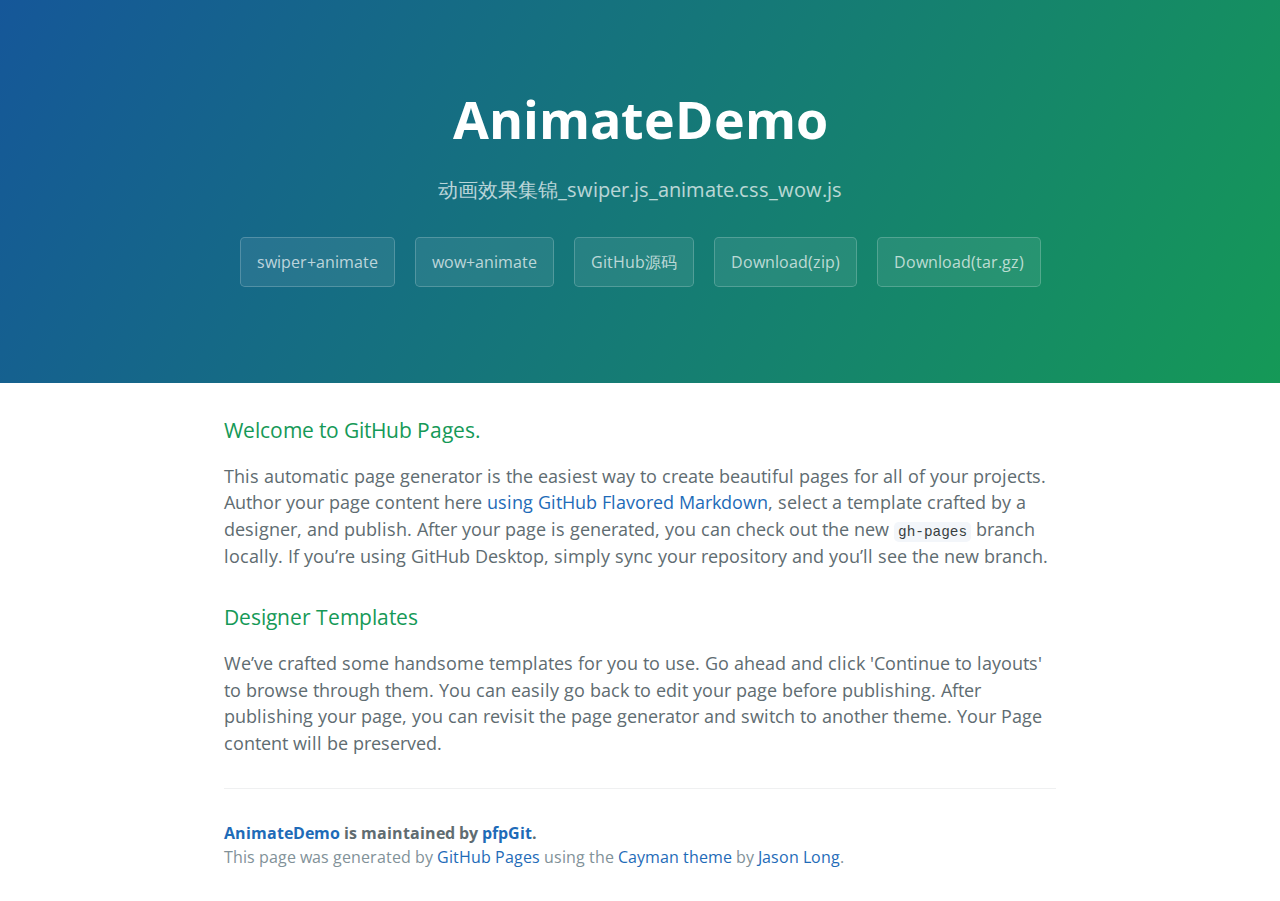
<file: index.html>
<!DOCTYPE html>
<html lang="en-us">
<head>
<meta charset="UTF-8"/>
<title>AnimateDemo by pfpGit</title>
<meta name="viewport" content="width=device-width, initial-scale=1"/>
<link rel="stylesheet" type="text/css" href="stylesheets/normalize.css" media="screen"/>
<link href="https://fonts.googleapis.com/css?family=Open+Sans:400,700" rel="stylesheet" type="text/css"/>
<link rel="stylesheet" type="text/css" href="stylesheets/stylesheet.css" media="screen"/>
<link rel="stylesheet" type="text/css" href="stylesheets/github-light.css" media="screen"/>
</head>
<body>
	
<section class="page-header">
	<h1 class="project-name">AnimateDemo</h1>
	<h2 class="project-tagline">动画效果集锦_swiper.js_animate.css_wow.js</h2>
	<a href="mmt_demo/index.html" target="_blank" class="btn">swiper+animate</a>
	<a href="srcAnimate/index.html" target="_blank" class="btn">wow+animate</a>
	<a href="https://github.com/pfpGit/animateDemo" target="_blank" class="btn">GitHub源码</a>
	<a href="https://github.com/pfpGit/animateDemo/zipball/master" class="btn">Download(zip)</a>
	<a href="https://github.com/pfpGit/animateDemo/tarball/master" class="btn">Download(tar.gz)</a>
</section>

<section class="main-content">
<h3><a id="welcome-to-github-pages" class="anchor" href="#welcome-to-github-pages" aria-hidden="true"><span aria-hidden="true" class="octicon octicon-link"></span></a>Welcome to GitHub Pages.</h3>
<p>
	This automatic page generator is the easiest way to create beautiful pages for all of your projects. Author your page content here <a href="https://guides.github.com/features/mastering-markdown/">using GitHub Flavored Markdown</a>, select a template crafted by a designer, and publish. After your page is generated, you can check out the new <code>gh-pages</code> branch locally. If you’re using GitHub Desktop, simply sync your repository and you’ll see the new branch.
</p>
<h3><a id="designer-templates" class="anchor" href="#designer-templates" aria-hidden="true"><span aria-hidden="true" class="octicon octicon-link"></span></a>Designer Templates</h3>
<p>
	We’ve crafted some handsome templates for you to use. Go ahead and click 'Continue to layouts' to browse through them. You can easily go back to edit your page before publishing. After publishing your page, you can revisit the page generator and switch to another theme. Your Page content will be preserved.
</p>


<footer class="site-footer">
	<span class="site-footer-owner"><a href="https://github.com/pfpGit/animateDemo">AnimateDemo</a> is maintained by <a href="https://github.com/pfpGit">pfpGit</a>.</span>
	<span class="site-footer-credits">This page was generated by <a href="https://pages.github.com">GitHub Pages</a> using the <a href="https://github.com/jasonlong/cayman-theme">Cayman theme</a> by <a href="https://twitter.com/jasonlong">Jason Long</a>.</span>
</footer>
</section>
</body>
</html>
</file>
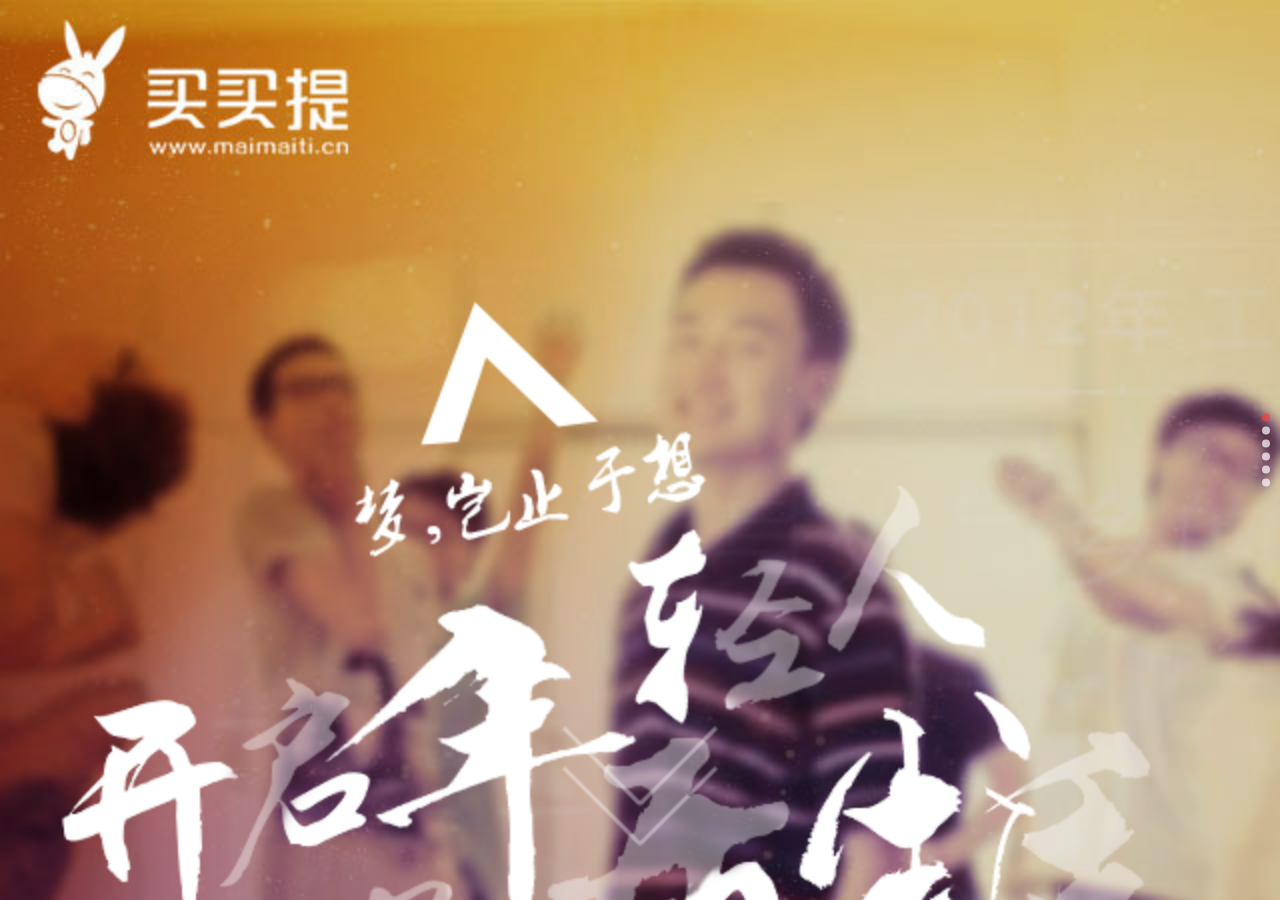
<file: mmt_demo/index.html>
<!DOCTYPE html>
<html>
<head>
<meta http-equiv="Content-Type" content="text/html; charset=utf-8" />
<title>买买提_新手引导</title>
<meta name='viewport' content='width=device-width, initial-scale=1.0, maximum-scale=1.0'/>
<link rel="stylesheet" href="css/swiper.min.css">
<link rel="stylesheet" href="css/animate.min.css">
<script src="js/swiper.min.js"></script>
<script src="js/swiper.animate.min.js"></script>
<style type="text/css">
	*{padding: 0;margin: 0;}
	html,body{height:100%;}
	body{font-family:"microsoft yahei";}
	.swiper-container {width: 100%;height: 100%;}  
	.swiper-pagination-bullet{background:white;opacity: 0.7;}
	.swiper-pagination-bullet-active{background:#F44336;}
	.arrow{z-index: 999;-webkit-animation: start 1.5s infinite ease-in-out;position: absolute; bottom:6%; left:50%;margin-left: -6.1%;width: 12.1875%;}
	@-webkit-keyframes start{
		0 {margin-bottom: 0;opacity: 0;}
		100% {margin-bottom: -10px;opacity: 1;}
	}
	.swiper-slide{width:100%;height:100%;}
	.m-guide1-a,.m-guide1-a:link,.m-guide1-a:active{text-decoration: none;color:white;font-size: 18px;display: block;width: 44%;padding:3.125% 0;margin:0 auto;text-align: center;border-radius: 30px;border:1px solid #fff;}
	.m-guide2-title{font-weight: normal;color:white;text-align: center;font-size: 21px;padding-top: 24.6%;}
	.slide2{background: url("images/m-guide6-bg.jpg") no-repeat left top;background-size: cover;}
	.slide1{background: url("images/m-guide-bg1.jpg") no-repeat left top;background-size: cover;}
	.slide{background: url("images/m-guide-bg2.jpg") no-repeat left top;background-size: cover;}
	
</style>
</head>

<body>
<div class="swiper-container">
    <div class="swiper-wrapper">
    	
        <section class="swiper-slide slide1">
        	<img src="images/m-guide1-1.png"  class="ani " style="width:100%;height:auto;z-index:1;" swiper-animate-effect="flipInY" swiper-animate-duration="0.5s" swiper-animate-delay="0.5s"  >
			<a href="" class="m-guide1-a ani"  swiper-animate-effect="bounceIn" swiper-animate-duration="0.5s" swiper-animate-delay="1.2s"  >立即开启</a>
        </section>
        
        <section class="swiper-slide slide">
        	<h1 class="m-guide2-title" style="padding-bottom: 19.5%;">产品优势</h1>
        	<img src="images/m-guide2-1.png"  class="ani " style="width:31.25%;height:auto;z-index:1;margin-left: 15%;margin-right: 7.6%;" swiper-animate-effect="bounceInLeft" swiper-animate-duration="0.5s" swiper-animate-delay="0.5s"  >
        	<img src="images/m-guide2-2.png"  class="ani " style="width:31.25%;height:auto;z-index:1;" swiper-animate-effect="bounceInRight" swiper-animate-duration="0.5s" swiper-animate-delay="0.5s"  >
        	<div style="margin-top: 7.6%;"></div>
        	<img src="images/m-guide2-3.png"  class="ani " style="width:31.25%;height:auto;z-index:1;margin-left: 15%;margin-right: 7.6%" swiper-animate-effect="bounceInLeft" swiper-animate-duration="0.5s" swiper-animate-delay="0.5s"  >
        	<img src="images/m-guide2-4.png"  class="ani " style="width:31.25%;height:auto;z-index:1;" swiper-animate-effect="bounceInRight" swiper-animate-duration="0.5s" swiper-animate-delay="0.5s"  >        	
        </section>
        
        <section class="swiper-slide slide">
        	<img src="images/m-guide3-1.png"  class="ani " style="width:100%;height:auto;z-index:1;" swiper-animate-effect="flipInY" swiper-animate-duration="0.5s" swiper-animate-delay="0.8s"  >        	       	
        	<img src="images/m-guide3-2.png"  class="ani " style="width:100%;height:auto;z-index:1;" swiper-animate-effect="fadeIn" swiper-animate-duration="0.5s" swiper-animate-delay="0.2s"  >        	       	       	
        </section>     
        
        <section class="swiper-slide slide">
        	<img src="images/m-guide4-1.png"  class="ani " style="width:100%;height:auto;z-index:1;" swiper-animate-effect="fadeIn" swiper-animate-duration="0.5s" swiper-animate-delay="0.5s"  >        	       	
        	<div style="position:relative;">
	        	<img src="images/m-guide4-2.png"  class="ani " style="width:100%;height:auto;z-index:1;" swiper-animate-effect="slideInLeft" swiper-animate-duration="0.5s" swiper-animate-delay="1s"  >        	       	
        		<img src="images/m-guide4-3.png"  class="ani " style="width:31.7%;height:auto;z-index:1;position:absolute;top:0;right:11.875%;" swiper-animate-effect="bounceInRight" swiper-animate-duration="0.5s" swiper-animate-delay="1.5s"  >        	       	       	
        	</div>
        </section>  
        
        <section class="swiper-slide slide" style="text-align: center;">
        	<img src="images/m-guide5-img.png"  class="ani " style="width:auto;height:100%;z-index:1;" swiper-animate-effect="fadeIn" swiper-animate-duration="0.5s" swiper-animate-delay="0.5s"  >        	       	
        	
        	<img src="images/m-guide5-1.png"  class="ani " style="width:32%;height:auto;z-index:2;position:absolute;top:14.87%;right:5%;" swiper-animate-effect="bounceInDown" swiper-animate-duration="0.5s" swiper-animate-delay="0.5s"  >        	       	
        	<img src="images/m-guide5-2.png"  class="ani " style="width:29%;height:auto;z-index:2;position:absolute;top:30%;left:4.5%;" swiper-animate-effect="bounceInDown" swiper-animate-duration="0.5s" swiper-animate-delay="1s"  >        	       	
        	<img src="images/m-guide5-3.png"  class="ani " style="width:31.4%;height:auto;z-index:2;position:absolute;top:41.64%;right:3.4%;" swiper-animate-effect="bounceInDown" swiper-animate-duration="0.5s" swiper-animate-delay="1.5s"  >        	       	
        	<img src="images/m-guide5-4.png"  class="ani " style="width:38.3%;height:auto;z-index:2;position:absolute;top:73.76%;left:39%;" swiper-animate-effect="bounceInRight" swiper-animate-duration=".5s" swiper-animate-delay="2s"  >        	       	
        </section>
        
        <section class="swiper-slide slide2">
        	<img src="images/m-guide6-1.png"  class="ani " style="width:100%;height:auto;z-index:1;" swiper-animate-effect="fadeInDown" swiper-animate-duration="0.5s" swiper-animate-delay="0.5s"  >        	       	
        	<img src="images/m-guide6-2.png"  class="ani " style="width:62.8%;height:auto;z-index:1;margin-left: 18.75%;margin-top: 9.7%;" swiper-animate-effect="flipInY" swiper-animate-duration="0.5s" swiper-animate-delay="1s"  >        	       	
        </section>
        
        
    </div>
    
   <img src="images/m-guide-arrow.png" id="array" class="arrow"> 
  <div class="swiper-pagination"></div>  
</div>


<script>  
	  
  var mySwiper = new Swiper ('.swiper-container', {
   direction : 'vertical',
   pagination: '.swiper-pagination',
   mousewheelControl : true,
   loop:true,
   onInit: function(swiper){
   swiperAnimateCache(swiper);
   swiperAnimate(swiper);
	  },
   onSlideChangeEnd: function(swiper){
	swiperAnimate(swiper);
    }	  
	   })         
  </script>
</body>
</html>
</file>
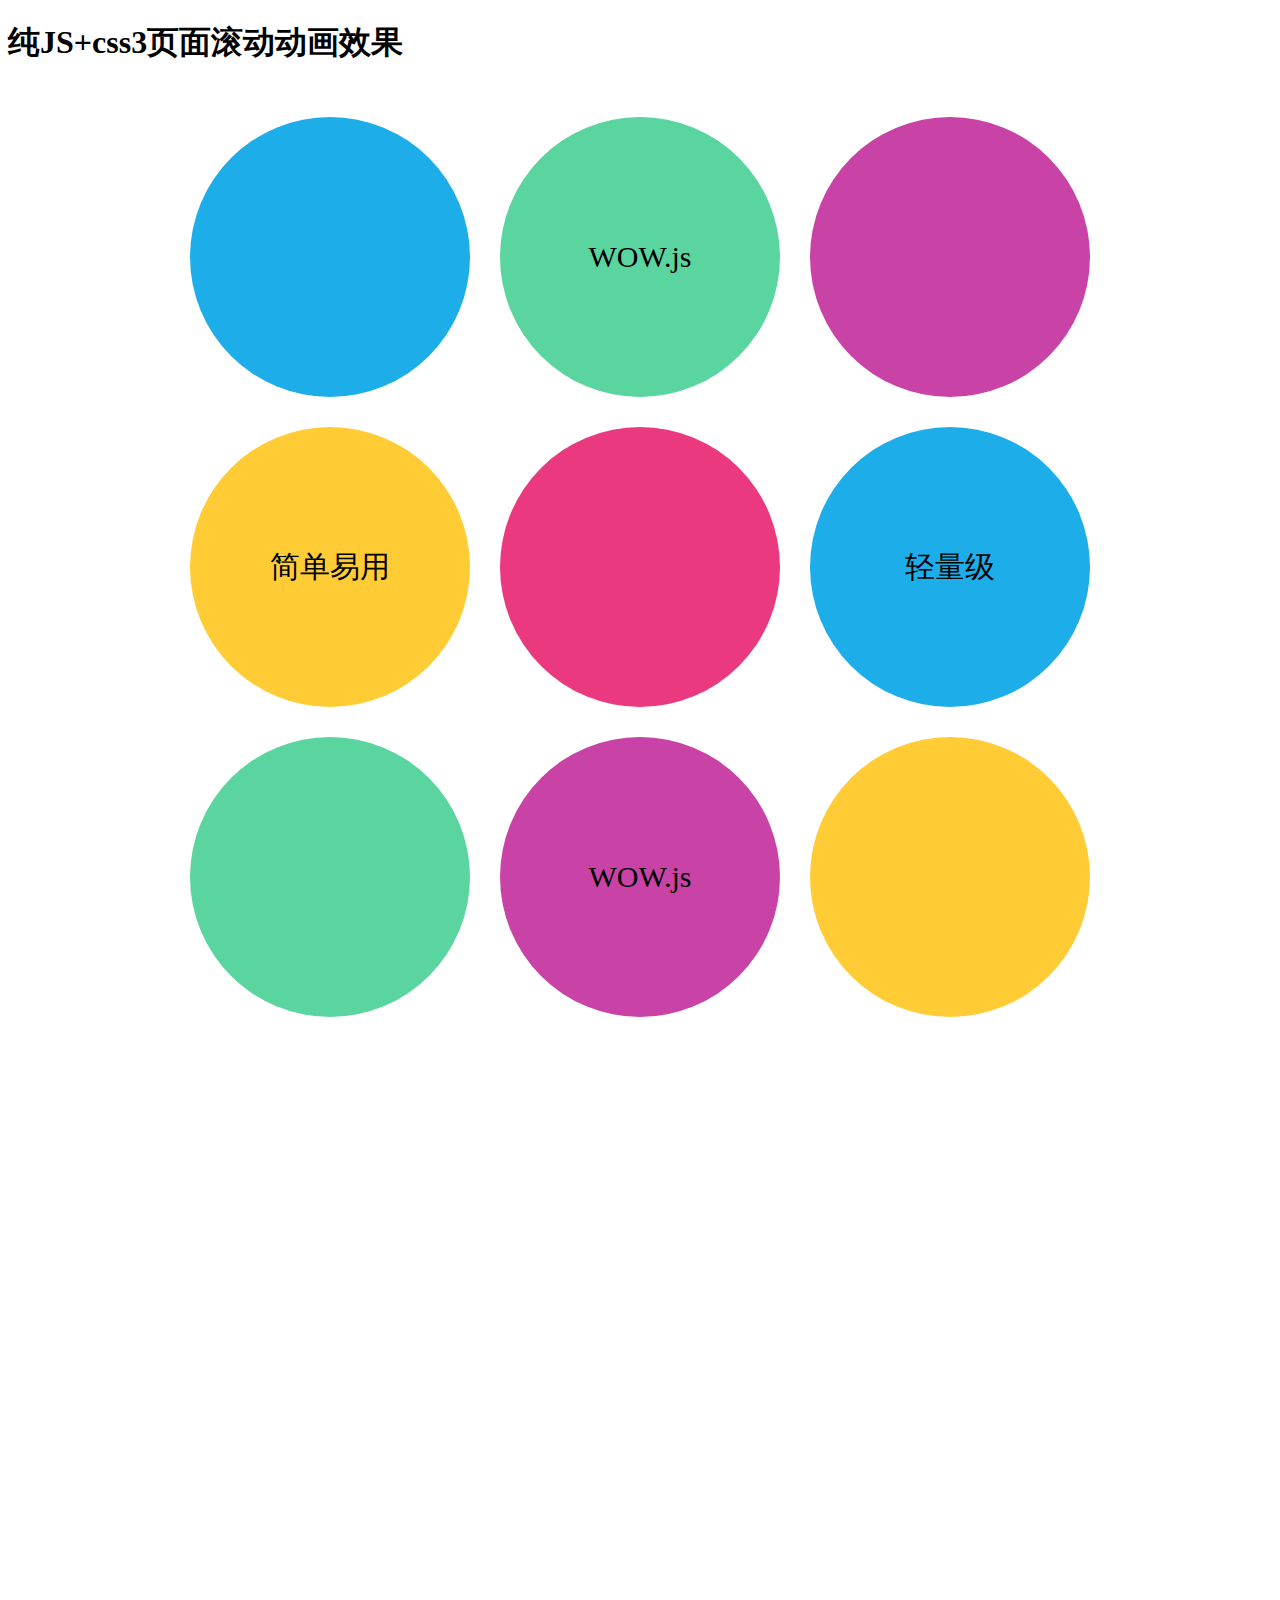
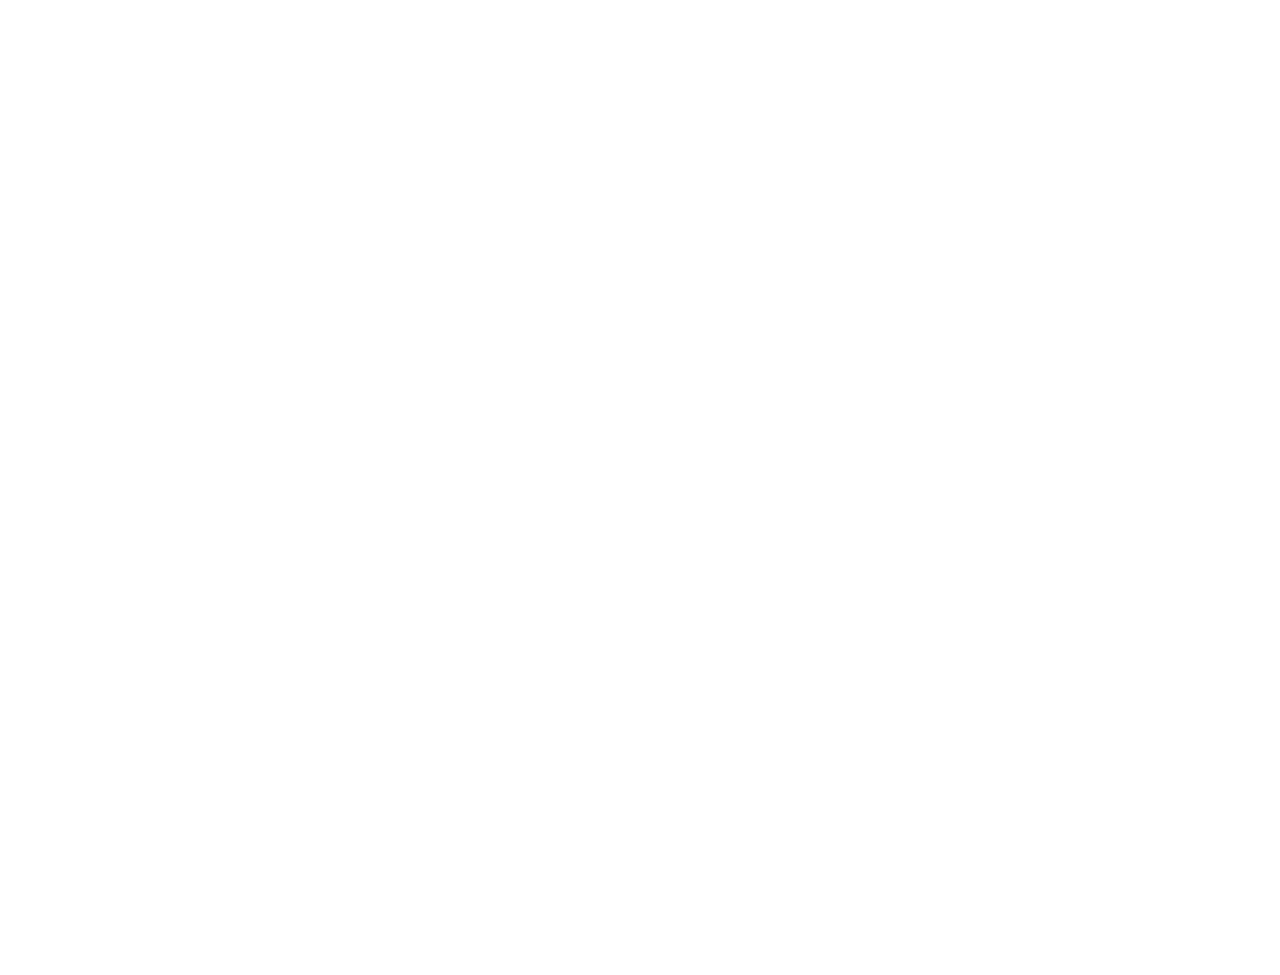
<file: srcAnimate/index.html>
<!DOCTYPE html>
<html>
<head>
<meta charset="UTF-8"/>
<title>纯JS+css3页面滚动动画效果代码 - 【paddy】</title>
<link rel="stylesheet" href="css/style.css">
<link rel="stylesheet" href="css/animate.css">
</head>
<body class="keBody">
	
<h1 class="keTitle">纯JS+css3页面滚动动画效果</h1>
<div class="kePublic">
	
<!--效果html开始-->
<div class="dowebok">
	<div class="row">
		<div class="wow rollIn bg-blue"></div>
		<div class="wow bounceInDown bg-green">WOW.js</div>
		<div class="wow lightSpeedIn bg-purple"></div>
	</div>

	<div class="row">
		<div class="wow rollIn bg-yellow" data-wow-delay="0.5s">简单易用</div>
		<div class="wow pulse bg-red" data-wow-iteration="5" data-wow-duration="0.15s"></div>
		<div class="wow bounceInRight bg-blue">轻量级</div>
	</div>

	<div class="row">
		<div class="wow bounceInLeft bg-green"></div>
		<div class="wow flipInX bg-purple">WOW.js</div>
		<div class="wow bounceInRight bg-yellow"></div>
	</div>

	<div class="row">
		<div class="wow rollIn bg-blue">无需 jQuery</div>
		<div class="wow shake bg-red" data-wow-iteration="5" data-wow-duration="0.15s"></div>
		<div class="wow swing bg-purple" data-wow-iteration="2">纯 JS</div>
	</div>

	<div class="row">
		<div class="wow rollIn bg-red"></div>
		<div class="wow bounceInU bg-yellow" data-wow-delay="0.5s">WOW.js</div>
		<div class="wow lightSpeedIn bg-green" data-wow-delay="0.5s" data-wow-duration="0.15s"></div>
	</div>

	<div class="row">
		<div class="wow bounceInLeft bg-purple">依赖 animate.css</div>
		<div class="wow pulse bg-blue" data-wow-iteration="5" data-wow-duration="0.25s"></div>
		<div class="wow lightSpeedIn bg-yellow">多种动画</div>
	</div>

	<div class="row">
		<div class="wow bounce bg-green" data-wow-iteration="5" data-wow-duration="0.15s"></div>
		<div class="wow bounceInUp bg-red">WOW.js</div>
		<div class="wow bounceInRight bg-purple"></div>
	</div>

	<div class="row">
		<div class="wow rollIn bg-red" data-wow-delay="0.5s">无需 jQuery！？</div>
		<div class="wow bounceInDown bg-green" data-wow-delay="1s"></div>
		<div class="wow bounceInRight bg-yellow" data-wow-delay="1.5s">谢谢</div>
	</div>
</div>

<script src="js/wow.min.js"></script>
<script>
if (!(/msie [6|7|8|9]/i.test(navigator.userAgent))){
	new WOW().init();
};
</script>
<!--效果html结束-->

</div>

</body>
</html>
</file>
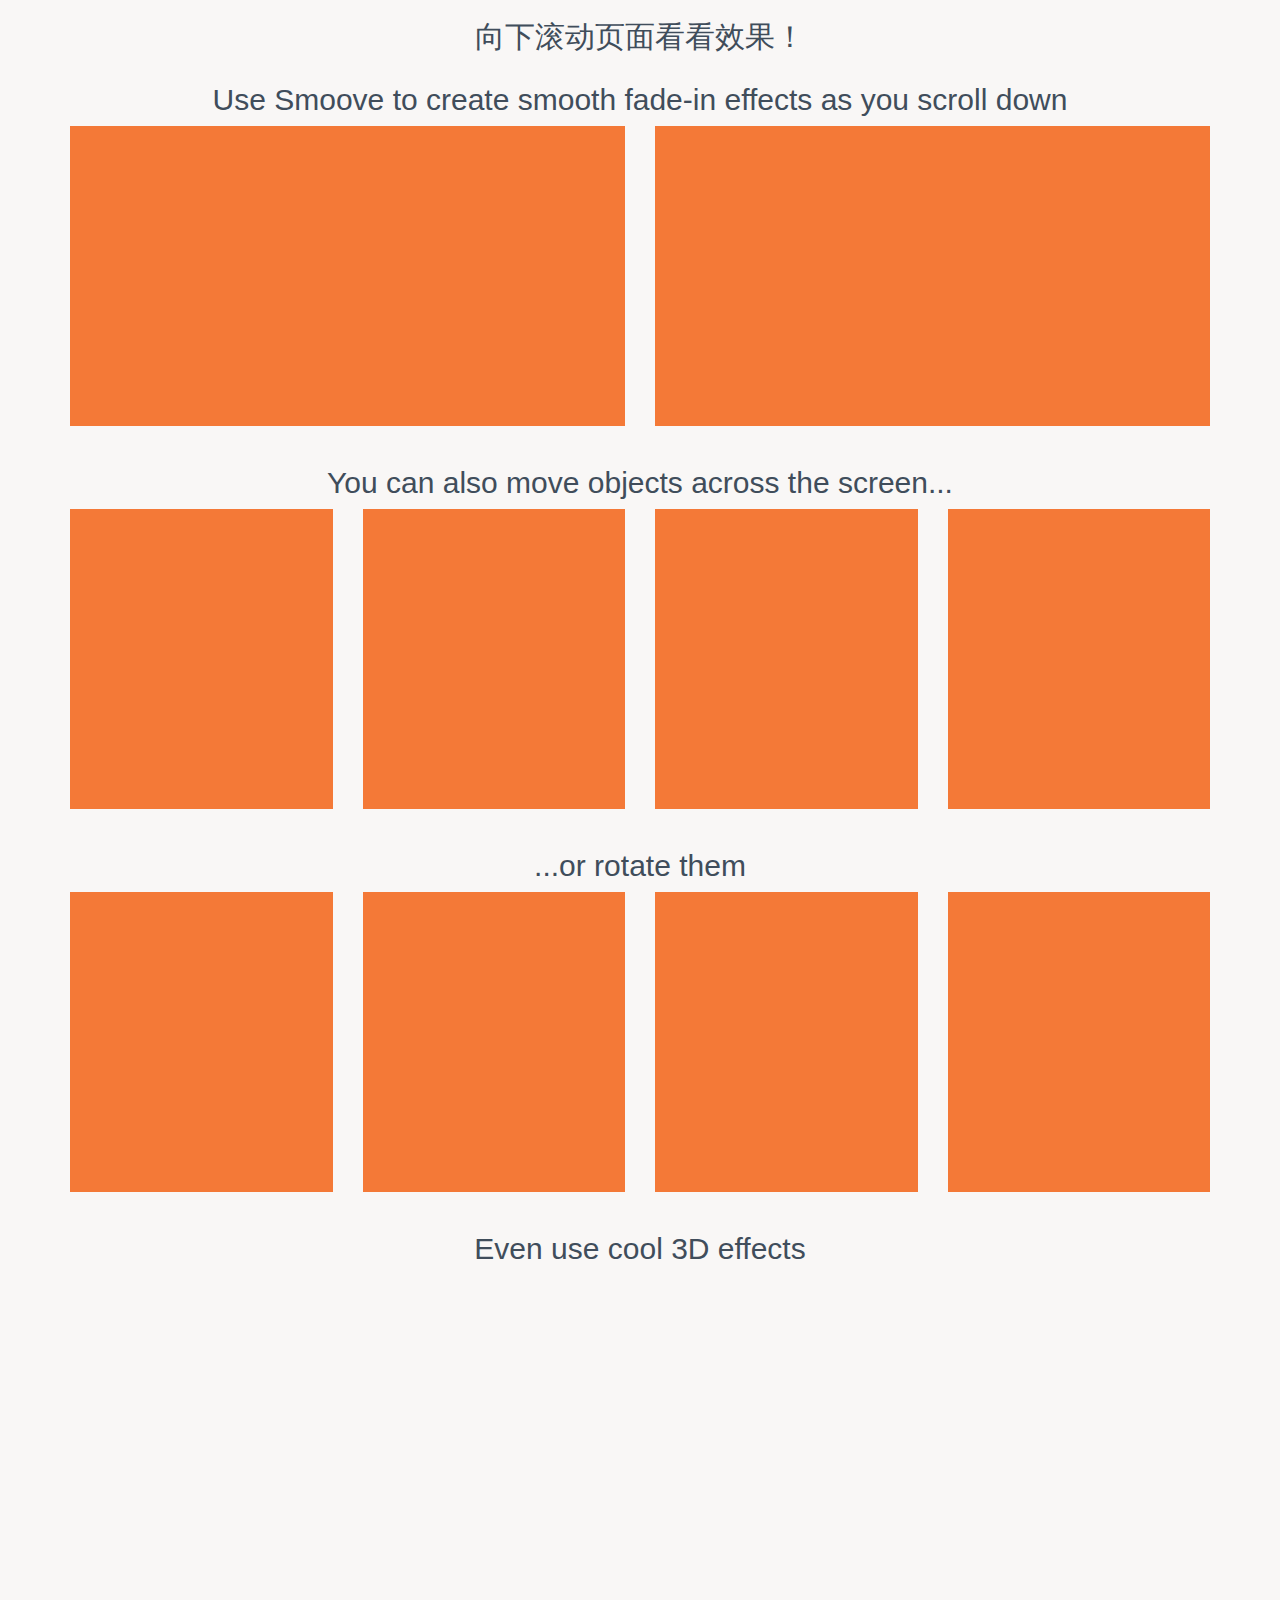
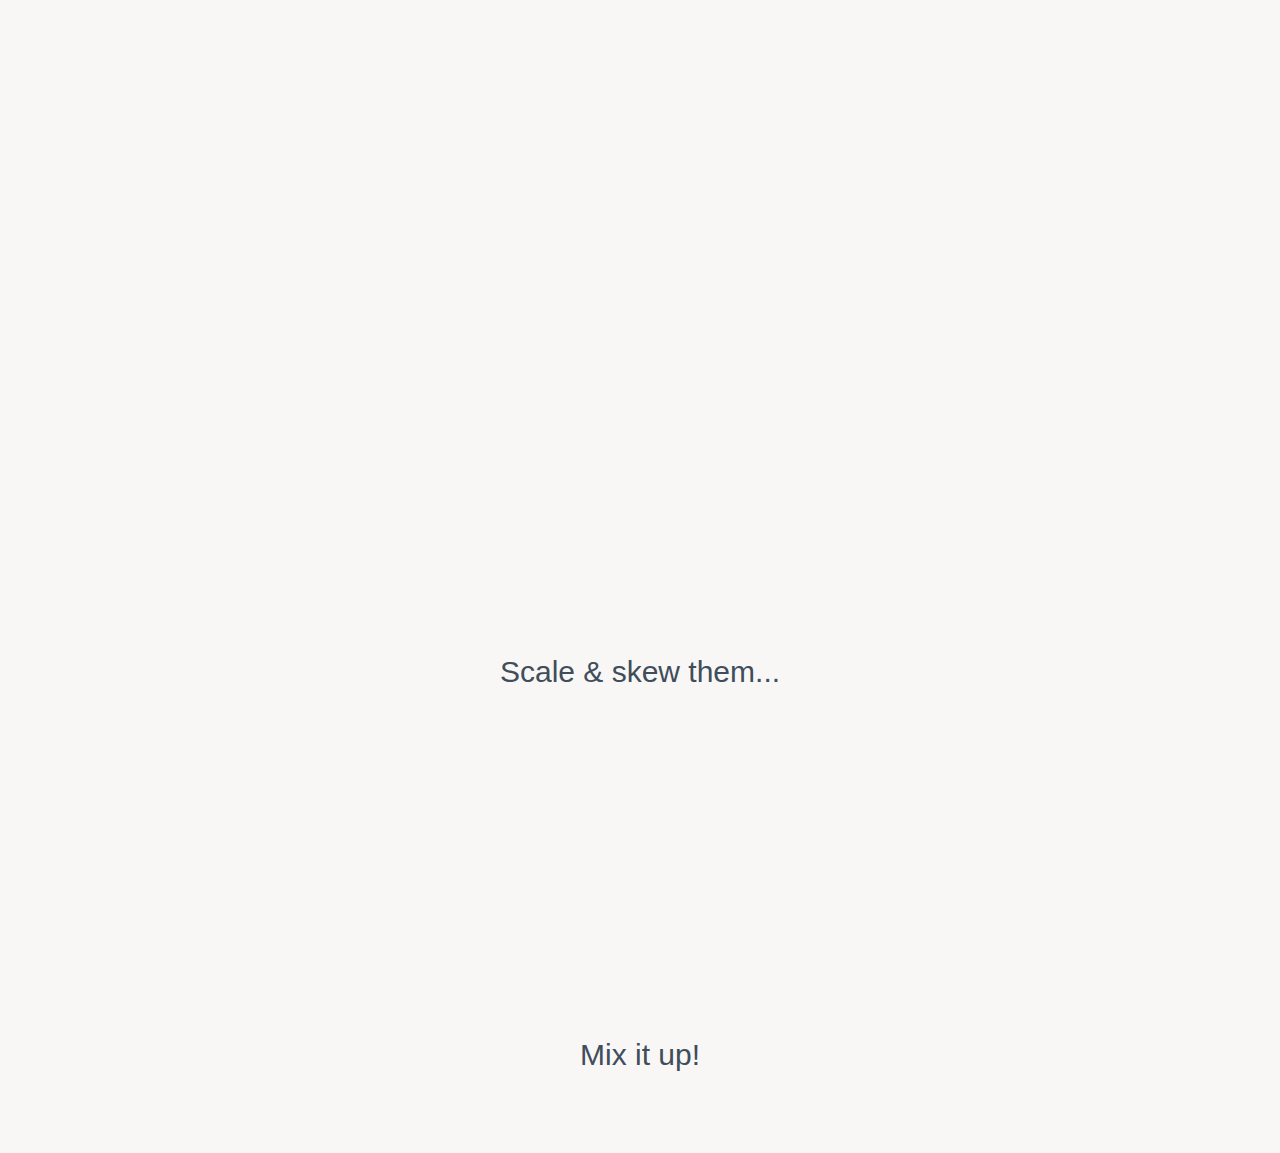
<file: 页面滚动内容加载动画smoove+jquery/index.html>
﻿<!doctype html>
<html lang="zh"  height="100%">
<head>
	<meta charset="UTF-8">
	<meta http-equiv="X-UA-Compatible" content="IE=edge,chrome=1"> 
	<meta name="viewport" content="width=device-width, initial-scale=1.0">
	<title>jQuery+CSS3页面滚动内容加载动画特效 </title>
	<link rel="stylesheet" href="css/bootstrap.min.css">
	<link rel="stylesheet" type="text/css" href="css/default.css">
    <style>
    html, body, .banner, .container {
        height:100%;
        text-align: center;
    }
    .block {
        height:300px;
        background: #f47937;
        margin-bottom: 20px;
    }
    </style>
	<!--[if IE]>
		<script src="http://libs.useso.com/js/html5shiv/3.7/html5shiv.min.js"></script>
	<![endif]-->
</head>
<body>
	<div class="htmleaf-container">
		<div class="container">
    <h2  class="font-zh">向下滚动页面看看效果！</h2>
  </div>
  <div class="container">
    <h2>Use Smoove to create smooth fade-in effects as you scroll down</h2>
    <div class="row">
      <div class="col-md-6"><div class="block"></div></div>
      <div class="col-md-6"><div class="block"></div></div>
    </div>
    <h2>You can also move objects across the screen...</h2>
    <div class="row">
      <div class="col-md-3"><div class="block" data-move-y="200px" data-move-x="-200px"></div></div>
      <div class="col-md-3"><div class="block" data-move-y="200px" data-move-x="-100px"></div></div>
      <div class="col-md-3"><div class="block" data-move-y="200px" data-move-x="100px"></div></div>
      <div class="col-md-3"><div class="block" data-move-y="200px" data-move-x="200px"></div></div>
    </div>
    <h2>...or rotate them</h2>
    <div class="row">
      <div class="col-md-3"><div class="block" data-move-x="-500px" data-rotate="90deg"></div></div>
      <div class="col-md-3"><div class="block" data-move-y="200px" data-move-x="-200px" data-rotate="45deg"></div></div>
      <div class="col-md-3"><div class="block" data-move-y="200px" data-move-x="200px" data-rotate="-45deg"></div></div>
      <div class="col-md-3"><div class="block" data-move-x="500px" data-rotate="-90deg"></div></div>
    </div>
   
    <h2>Even use cool 3D effects</h2>
    <div class="row">
      <div class="col-md-4"><div class="block" data-rotate-x="90deg" data-move-z="-500px" data-move-y="200px"></div></div>
      <div class="col-md-4"><div class="block" data-rotate-x="90deg" data-move-z="-500px" data-move-y="200px"></div></div>
      <div class="col-md-4"><div class="block" data-rotate-x="90deg" data-move-z="-500px" data-move-y="200px"></div></div>
    </div>
    <div class="row">
      <div class="col-md-3"><div class="block" data-rotate-y="180deg" data-move-z="-200px" data-move-x="-300px"></div></div>
      <div class="col-md-3"><div class="block" data-rotate-x="180deg" data-rotate-y="180deg" data-move-z="-700px"></div></div>
      <div class="col-md-3"><div class="block" data-rotate-x="180deg" data-rotate-y="45deg" data-move-z="-500px"></div></div>
      <div class="col-md-3"><div class="block" data-rotate-y="180deg" data-move-z="-100px" data-move-x="500px"></div></div>
    </div>
    <div class="row">
      <div class="col-md-6"><div class="block" data-rotate-y="270deg" data-move-x="-150%"></div></div>
      <div class="col-md-6"><div class="block" data-rotate-y="270deg" data-move-x="150%"></div></div>
    </div>
    <h2>Scale &amp; skew them...</h2>
    <div class="row">
      <div class="col-md-6"><div class="block" data-scale="5" ></div></div>
      <div class="col-md-6"><div class="block" data-scale="0.2" data-skew="90deg,90deg"></div></div>
    </div>
    
    <h2>Mix it up!</h2>
  </div>

	</div>
	
	<script src="js/jquery.min.js"></script>
    <script src="js/jquery.smoove.js"></script>
    <script>$('.block').smoove({offset:'50%'});</script>
    <br/><br/><br/>
</body>
</html>
</file>
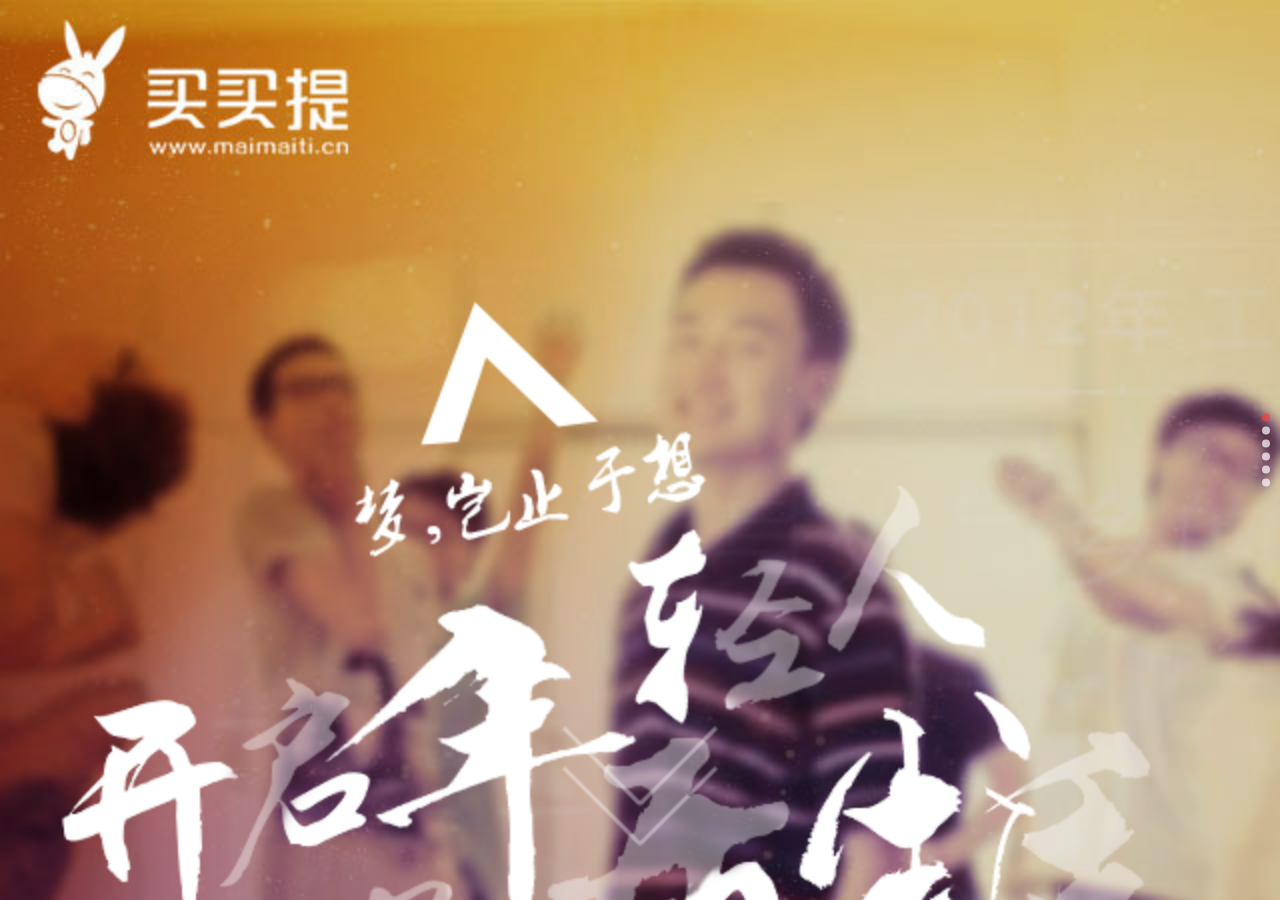
<file: mmt_demo/guide.html>
<!DOCTYPE html>
<html>
<head>
<meta http-equiv="Content-Type" content="text/html; charset=utf-8" />
<title>买买提_新手引导</title>
<meta name='viewport' content='width=device-width, initial-scale=1.0, maximum-scale=1.0'/>
<link rel="stylesheet" href="css/swiper.min.css">
<link rel="stylesheet" href="css/animate.min.css">
<script src="js/swiper.min.js"></script>
<script src="js/swiper.animate.min.js"></script>
<style type="text/css">
	*{padding: 0;margin: 0;}
	html,body{height:100%;}
	body{font-family:"microsoft yahei";}
	.swiper-container {width: 100%;height: 100%;}  
	.swiper-pagination-bullet{background:white;opacity: 0.7;}
	.swiper-pagination-bullet-active{background:#F44336;}
	.arrow{z-index: 999;-webkit-animation: start 1.5s infinite ease-in-out;position: absolute; bottom:6%; left:50%;margin-left: -6.1%;width: 12.1875%;}
	@-webkit-keyframes start{
		0 {margin-bottom: 0;opacity: 0;}
		100% {margin-bottom: -10px;opacity: 1;}
	}
	.swiper-slide{width:100%;height:100%;}
	.m-guide1-a,.m-guide1-a:link,.m-guide1-a:active{text-decoration: none;color:white;font-size: 18px;display: block;width: 44%;padding:3.125% 0;margin:0 auto;text-align: center;border-radius: 30px;border:1px solid #fff;}
	.m-guide2-title{font-weight: normal;color:white;text-align: center;font-size: 21px;padding-top: 24.6%;}
	.slide2{background: url("images/m-guide6-bg.jpg") no-repeat left top;background-size: cover;}
	.slide1{background: url("images/m-guide-bg1.jpg") no-repeat left top;background-size: cover;}
	.slide{background: url("images/m-guide-bg2.jpg") no-repeat left top;background-size: cover;}
	
</style>
</head>

<body>
<div class="swiper-container">
    <div class="swiper-wrapper">
    	
        <section class="swiper-slide slide1">
        	<img src="images/m-guide1-1.png"  class="ani " style="width:100%;height:auto;z-index:1;" swiper-animate-effect="flipInY" swiper-animate-duration="0.5s" swiper-animate-delay="0.5s"  >
			<a href="" class="m-guide1-a ani"  swiper-animate-effect="bounceIn" swiper-animate-duration="0.5s" swiper-animate-delay="1.2s"  >立即开启</a>
        </section>
        
        <section class="swiper-slide slide">
        	<h1 class="m-guide2-title" style="padding-bottom: 19.5%;">产品优势</h1>
        	<img src="images/m-guide2-1.png"  class="ani " style="width:31.25%;height:auto;z-index:1;margin-left: 15%;margin-right: 7.6%;" swiper-animate-effect="bounceInLeft" swiper-animate-duration="0.5s" swiper-animate-delay="0.5s"  >
        	<img src="images/m-guide2-2.png"  class="ani " style="width:31.25%;height:auto;z-index:1;" swiper-animate-effect="bounceInRight" swiper-animate-duration="0.5s" swiper-animate-delay="0.5s"  >
        	<div style="margin-top: 7.6%;"></div>
        	<img src="images/m-guide2-3.png"  class="ani " style="width:31.25%;height:auto;z-index:1;margin-left: 15%;margin-right: 7.6%" swiper-animate-effect="bounceInLeft" swiper-animate-duration="0.5s" swiper-animate-delay="0.5s"  >
        	<img src="images/m-guide2-4.png"  class="ani " style="width:31.25%;height:auto;z-index:1;" swiper-animate-effect="bounceInRight" swiper-animate-duration="0.5s" swiper-animate-delay="0.5s"  >        	
        </section>
        
        <section class="swiper-slide slide">
        	<img src="images/m-guide3-1.png"  class="ani " style="width:100%;height:auto;z-index:1;" swiper-animate-effect="flipInY" swiper-animate-duration="0.5s" swiper-animate-delay="0.8s"  >        	       	
        	<img src="images/m-guide3-2.png"  class="ani " style="width:100%;height:auto;z-index:1;" swiper-animate-effect="fadeIn" swiper-animate-duration="0.5s" swiper-animate-delay="0.2s"  >        	       	       	
        </section>     
        
        <section class="swiper-slide slide">
        	<img src="images/m-guide4-1.png"  class="ani " style="width:100%;height:auto;z-index:1;" swiper-animate-effect="fadeIn" swiper-animate-duration="0.5s" swiper-animate-delay="0.5s"  >        	       	
        	<div style="position:relative;">
	        	<img src="images/m-guide4-2.png"  class="ani " style="width:100%;height:auto;z-index:1;" swiper-animate-effect="slideInLeft" swiper-animate-duration="0.5s" swiper-animate-delay="1s"  >        	       	
        		<img src="images/m-guide4-3.png"  class="ani " style="width:31.7%;height:auto;z-index:1;position:absolute;top:0;right:11.875%;" swiper-animate-effect="bounceInRight" swiper-animate-duration="0.5s" swiper-animate-delay="1.5s"  >        	       	       	
        	</div>
        </section>  
        
        <section class="swiper-slide slide" style="text-align: center;">
        	<img src="images/m-guide5-img.png"  class="ani " style="width:auto;height:100%;z-index:1;" swiper-animate-effect="fadeIn" swiper-animate-duration="0.5s" swiper-animate-delay="0.5s"  >        	       	
        	
        	<img src="images/m-guide5-1.png"  class="ani " style="width:32%;height:auto;z-index:2;position:absolute;top:14.87%;right:5%;" swiper-animate-effect="bounceInDown" swiper-animate-duration="0.5s" swiper-animate-delay="0.5s"  >        	       	
        	<img src="images/m-guide5-2.png"  class="ani " style="width:29%;height:auto;z-index:2;position:absolute;top:30%;left:4.5%;" swiper-animate-effect="bounceInDown" swiper-animate-duration="0.5s" swiper-animate-delay="1s"  >        	       	
        	<img src="images/m-guide5-3.png"  class="ani " style="width:31.4%;height:auto;z-index:2;position:absolute;top:41.64%;right:3.4%;" swiper-animate-effect="bounceInDown" swiper-animate-duration="0.5s" swiper-animate-delay="1.5s"  >        	       	
        	<img src="images/m-guide5-4.png"  class="ani " style="width:38.3%;height:auto;z-index:2;position:absolute;top:73.76%;left:39%;" swiper-animate-effect="bounceInRight" swiper-animate-duration=".5s" swiper-animate-delay="2s"  >        	       	
        </section>
        
        <section class="swiper-slide slide2">
        	<img src="images/m-guide6-1.png"  class="ani " style="width:100%;height:auto;z-index:1;" swiper-animate-effect="fadeInDown" swiper-animate-duration="0.5s" swiper-animate-delay="0.5s"  >        	       	
        	<img src="images/m-guide6-2.png"  class="ani " style="width:62.8%;height:auto;z-index:1;margin-left: 18.75%;margin-top: 9.7%;" swiper-animate-effect="flipInY" swiper-animate-duration="0.5s" swiper-animate-delay="1s"  >        	       	
        </section>
        
        
    </div>
    
   <img src="images/m-guide-arrow.png" id="array" class="arrow"> 
  <div class="swiper-pagination"></div>  
</div>


<script>  
	  
  var mySwiper = new Swiper ('.swiper-container', {
   direction : 'vertical',
   pagination: '.swiper-pagination',
   mousewheelControl : true,
   loop:true,
   onInit: function(swiper){
   swiperAnimateCache(swiper);
   swiperAnimate(swiper);
	  },
   onSlideChangeEnd: function(swiper){
	swiperAnimate(swiper);
    }	  
	   })         
  </script>
</body>
</html>
</file>
<file: stylesheets/stylesheet.css>
* {
  box-sizing: border-box; }

body {
  padding: 0;
  margin: 0;
  font-family: "Open Sans", "Helvetica Neue", Helvetica, Arial, sans-serif;
  font-size: 16px;
  line-height: 1.5;
  color: #606c71; }

a {
  color: #1e6bb8;
  text-decoration: none; }
  a:hover {
    text-decoration: underline; }

.btn {
  display: inline-block;
  margin-bottom: 1rem;
  color: rgba(255, 255, 255, 0.7);
  background-color: rgba(255, 255, 255, 0.08);
  border-color: rgba(255, 255, 255, 0.2);
  border-style: solid;
  border-width: 1px;
  border-radius: 0.3rem;
  transition: color 0.2s, background-color 0.2s, border-color 0.2s; }
  .btn + .btn {
    margin-left: 1rem; }

.btn:hover {
  color: rgba(255, 255, 255, 0.8);
  text-decoration: none;
  background-color: rgba(255, 255, 255, 0.2);
  border-color: rgba(255, 255, 255, 0.3); }

@media screen and (min-width: 64em) {
  .btn {
    padding: 0.75rem 1rem; } }

@media screen and (min-width: 42em) and (max-width: 64em) {
  .btn {
    padding: 0.6rem 0.9rem;
    font-size: 0.9rem; } }

@media screen and (max-width: 42em) {
  .btn {
    display: block;
    width: 100%;
    padding: 0.75rem;
    font-size: 0.9rem; }
    .btn + .btn {
      margin-top: 1rem;
      margin-left: 0; } }

.page-header {
  color: #fff;
  text-align: center;
  background-color: #159957;
  background-image: linear-gradient(120deg, #155799, #159957); }

@media screen and (min-width: 64em) {
  .page-header {
    padding: 5rem 6rem; } }

@media screen and (min-width: 42em) and (max-width: 64em) {
  .page-header {
    padding: 3rem 4rem; } }

@media screen and (max-width: 42em) {
  .page-header {
    padding: 2rem 1rem; } }

.project-name {
  margin-top: 0;
  margin-bottom: 0.1rem; }

@media screen and (min-width: 64em) {
  .project-name {
    font-size: 3.25rem; } }

@media screen and (min-width: 42em) and (max-width: 64em) {
  .project-name {
    font-size: 2.25rem; } }

@media screen and (max-width: 42em) {
  .project-name {
    font-size: 1.75rem; } }

.project-tagline {
  margin-bottom: 2rem;
  font-weight: normal;
  opacity: 0.7; }

@media screen and (min-width: 64em) {
  .project-tagline {
    font-size: 1.25rem; } }

@media screen and (min-width: 42em) and (max-width: 64em) {
  .project-tagline {
    font-size: 1.15rem; } }

@media screen and (max-width: 42em) {
  .project-tagline {
    font-size: 1rem; } }

.main-content :first-child {
  margin-top: 0; }
.main-content img {
  max-width: 100%; }
.main-content h1, .main-content h2, .main-content h3, .main-content h4, .main-content h5, .main-content h6 {
  margin-top: 2rem;
  margin-bottom: 1rem;
  font-weight: normal;
  color: #159957; }
.main-content p {
  margin-bottom: 1em; }
.main-content code {
  padding: 2px 4px;
  font-family: Consolas, "Liberation Mono", Menlo, Courier, monospace;
  font-size: 0.9rem;
  color: #383e41;
  background-color: #f3f6fa;
  border-radius: 0.3rem; }
.main-content pre {
  padding: 0.8rem;
  margin-top: 0;
  margin-bottom: 1rem;
  font: 1rem Consolas, "Liberation Mono", Menlo, Courier, monospace;
  color: #567482;
  word-wrap: normal;
  background-color: #f3f6fa;
  border: solid 1px #dce6f0;
  border-radius: 0.3rem; }
  .main-content pre > code {
    padding: 0;
    margin: 0;
    font-size: 0.9rem;
    color: #567482;
    word-break: normal;
    white-space: pre;
    background: transparent;
    border: 0; }
.main-content .highlight {
  margin-bottom: 1rem; }
  .main-content .highlight pre {
    margin-bottom: 0;
    word-break: normal; }
.main-content .highlight pre, .main-content pre {
  padding: 0.8rem;
  overflow: auto;
  font-size: 0.9rem;
  line-height: 1.45;
  border-radius: 0.3rem; }
.main-content pre code, .main-content pre tt {
  display: inline;
  max-width: initial;
  padding: 0;
  margin: 0;
  overflow: initial;
  line-height: inherit;
  word-wrap: normal;
  background-color: transparent;
  border: 0; }
  .main-content pre code:before, .main-content pre code:after, .main-content pre tt:before, .main-content pre tt:after {
    content: normal; }
.main-content ul, .main-content ol {
  margin-top: 0; }
.main-content blockquote {
  padding: 0 1rem;
  margin-left: 0;
  color: #819198;
  border-left: 0.3rem solid #dce6f0; }
  .main-content blockquote > :first-child {
    margin-top: 0; }
  .main-content blockquote > :last-child {
    margin-bottom: 0; }
.main-content table {
  display: block;
  width: 100%;
  overflow: auto;
  word-break: normal;
  word-break: keep-all; }
  .main-content table th {
    font-weight: bold; }
  .main-content table th, .main-content table td {
    padding: 0.5rem 1rem;
    border: 1px solid #e9ebec; }
.main-content dl {
  padding: 0; }
  .main-content dl dt {
    padding: 0;
    margin-top: 1rem;
    font-size: 1rem;
    font-weight: bold; }
  .main-content dl dd {
    padding: 0;
    margin-bottom: 1rem; }
.main-content hr {
  height: 2px;
  padding: 0;
  margin: 1rem 0;
  background-color: #eff0f1;
  border: 0; }

@media screen and (min-width: 64em) {
  .main-content {
    max-width: 64rem;
    padding: 2rem 6rem;
    margin: 0 auto;
    font-size: 1.1rem; } }

@media screen and (min-width: 42em) and (max-width: 64em) {
  .main-content {
    padding: 2rem 4rem;
    font-size: 1.1rem; } }

@media screen and (max-width: 42em) {
  .main-content {
    padding: 2rem 1rem;
    font-size: 1rem; } }

.site-footer {
  padding-top: 2rem;
  margin-top: 2rem;
  border-top: solid 1px #eff0f1; }

.site-footer-owner {
  display: block;
  font-weight: bold; }

.site-footer-credits {
  color: #819198; }

@media screen and (min-width: 64em) {
  .site-footer {
    font-size: 1rem; } }

@media screen and (min-width: 42em) and (max-width: 64em) {
  .site-footer {
    font-size: 1rem; } }

@media screen and (max-width: 42em) {
  .site-footer {
    font-size: 0.9rem; } }
</file>
<file: stylesheets/github-light.css>
/*
The MIT License (MIT)

Copyright (c) 2015 GitHub, Inc.

Permission is hereby granted, free of charge, to any person obtaining a copy
of this software and associated documentation files (the "Software"), to deal
in the Software without restriction, including without limitation the rights
to use, copy, modify, merge, publish, distribute, sublicense, and/or sell
copies of the Software, and to permit persons to whom the Software is
furnished to do so, subject to the following conditions:

The above copyright notice and this permission notice shall be included in all
copies or substantial portions of the Software.

THE SOFTWARE IS PROVIDED "AS IS", WITHOUT WARRANTY OF ANY KIND, EXPRESS OR
IMPLIED, INCLUDING BUT NOT LIMITED TO THE WARRANTIES OF MERCHANTABILITY,
FITNESS FOR A PARTICULAR PURPOSE AND NONINFRINGEMENT. IN NO EVENT SHALL THE
AUTHORS OR COPYRIGHT HOLDERS BE LIABLE FOR ANY CLAIM, DAMAGES OR OTHER
LIABILITY, WHETHER IN AN ACTION OF CONTRACT, TORT OR OTHERWISE, ARISING FROM,
OUT OF OR IN CONNECTION WITH THE SOFTWARE OR THE USE OR OTHER DEALINGS IN THE
SOFTWARE.

*/

.pl-c /* comment */ {
  color: #969896;
}

.pl-c1      /* constant, markup.raw, meta.diff.header, meta.module-reference, meta.property-name, support, support.constant, support.variable, variable.other.constant */,
.pl-s .pl-v /* string variable */ {
  color: #0086b3;
}

.pl-e  /* entity */,
.pl-en /* entity.name */ {
  color: #795da3;
}

.pl-s .pl-s1 /* string source */,
.pl-smi      /* storage.modifier.import, storage.modifier.package, storage.type.java, variable.other, variable.parameter.function */ {
  color: #333;
}

.pl-ent /* entity.name.tag */ {
  color: #63a35c;
}

.pl-k /* keyword, storage, storage.type */ {
  color: #a71d5d;
}

.pl-pds              /* punctuation.definition.string, string.regexp.character-class */,
.pl-s                /* string */,
.pl-s .pl-pse .pl-s1 /* string punctuation.section.embedded source */,
.pl-sr               /* string.regexp */,
.pl-sr .pl-cce       /* string.regexp constant.character.escape */,
.pl-sr .pl-sra       /* string.regexp string.regexp.arbitrary-repitition */,
.pl-sr .pl-sre       /* string.regexp source.ruby.embedded */ {
  color: #183691;
}

.pl-v /* variable */ {
  color: #ed6a43;
}

.pl-id /* invalid.deprecated */ {
  color: #b52a1d;
}

.pl-ii /* invalid.illegal */ {
  background-color: #b52a1d;
  color: #f8f8f8;
}

.pl-sr .pl-cce /* string.regexp constant.character.escape */ {
  color: #63a35c;
  font-weight: bold;
}

.pl-ml /* markup.list */ {
  color: #693a17;
}

.pl-mh        /* markup.heading */,
.pl-mh .pl-en /* markup.heading entity.name */,
.pl-ms        /* meta.separator */ {
  color: #1d3e81;
  font-weight: bold;
}

.pl-mq /* markup.quote */ {
  color: #008080;
}

.pl-mi /* markup.italic */ {
  color: #333;
  font-style: italic;
}

.pl-mb /* markup.bold */ {
  color: #333;
  font-weight: bold;
}

.pl-md /* markup.deleted, meta.diff.header.from-file */ {
  background-color: #ffecec;
  color: #bd2c00;
}

.pl-mi1 /* markup.inserted, meta.diff.header.to-file */ {
  background-color: #eaffea;
  color: #55a532;
}

.pl-mdr /* meta.diff.range */ {
  color: #795da3;
  font-weight: bold;
}

.pl-mo /* meta.output */ {
  color: #1d3e81;
}
</file>
<file: srcAnimate/css/style.css>
@charset "utf-8";

/* 效果CSS开始 */
body .txt{margin:80px 0;font-size:16px;text-align:center;}
.dowebok{margin:0 auto;}
.dowebok ul{list-style-type:none;}
.dowebok .row{font-size:0;text-align:center;}
.dowebok .wow{display:inline-block;width:280px;height:280px;margin:30px 15px 0;border-radius:50%;font:30px/280px "Microsoft Yahei";vertical-align:top;*display:inline;zoom:1;}
.bg-green{background:#5bd5a0;}
.bg-blue{background:#1daee9;}
.bg-purple{background:#c843a5;}
.bg-red{background:#eb3980;}
.bg-yellow{background:#ffcc35;}
/* 效果CSS结束 */
</file>
<file: 页面滚动内容加载动画smoove+jquery/css/default.css>
@import url(http://fonts.useso.com/css?family=Raleway:200,500,700,800);
@font-face {
	font-family: 'icomoon';
	src:url('../fonts/icomoon.eot?yrquyl');
	src:url('../fonts/icomoon.eot?#iefixyrquyl') format('embedded-opentype'),
		url('../fonts/icomoon.woff?yrquyl') format('woff'),
		url('../fonts/icomoon.ttf?yrquyl') format('truetype'),
		url('../fonts/icomoon.svg?yrquyl#icomoon') format('svg');
	font-weight: normal;
	font-style: normal;
}
[class^="icon-"], [class*=" icon-"] {
	font-family: 'icomoon';
	speak: none;
	font-style: normal;
	font-weight: normal;
	font-variant: normal;
	text-transform: none;
	line-height: 1;

	/* Better Font Rendering =========== */
	-webkit-font-smoothing: antialiased;
	-moz-osx-font-smoothing: grayscale;
}

body, html { font-size: 100%; 	padding: 0; margin: 0;}

/* Reset */
*,
*:after,
*:before {
	-webkit-box-sizing: border-box;
	-moz-box-sizing: border-box;
	box-sizing: border-box;
}

/* Clearfix hack by Nicolas Gallagher: http://nicolasgallagher.com/micro-clearfix-hack/ */
.clearfix:before,
.clearfix:after {
	content: " ";
	display: table;
}

.clearfix:after {
	clear: both;
}

body{
	background: #f9f7f6;
	color: #404d5b;
	font-weight: 500;
	font-size: 1.05em;
	font-family: "Segoe UI", "Lucida Grande", Helvetica, Arial, "Microsoft YaHei", FreeSans, Arimo, "Droid Sans", "wenquanyi micro hei", "Hiragino Sans GB", "Hiragino Sans GB W3", "FontAwesome", sans-serif;
}
a{color: #2fa0ec;text-decoration: none;outline: none;}
a:hover,a:focus{color:#74777b;};
h2.font-zh{
	font-family: "Segoe UI", "Lucida Grande", Helvetica, Arial, "Microsoft YaHei", FreeSans, Arimo, "Droid Sans", "wenquanyi micro hei", "Hiragino Sans GB", "Hiragino Sans GB W3", "FontAwesome", sans-serif;
	font-size: 1.2em;
	font-weight: 600;
}
.htmleaf-container{
	margin: 0 auto;
	text-align: center;
	overflow: hidden;
}
.htmleaf-content {
	font-size: 150%;
	padding: 3em 0;
}

.htmleaf-content h2 {
	margin: 0 0 2em;
	opacity: 0.1;
}

.htmleaf-content p {
	margin: 1em 0;
	padding: 5em 0 0 0;
	font-size: 0.65em;
}
.bgcolor-1 { background: #f0efee; }
.bgcolor-2 { background: #f9f9f9; }
.bgcolor-3 { background: #e8e8e8; }/*light grey*/
.bgcolor-4 { background: #2f3238; color: #fff; }/*Dark grey*/
.bgcolor-5 { background: #df6659; color: #521e18; }/*pink1*/
.bgcolor-6 { background: #2fa8ec; }/*sky blue*/
.bgcolor-7 { background: #d0d6d6; }/*White tea*/
.bgcolor-8 { background: #3d4444; color: #fff; }/*Dark grey2*/
.bgcolor-9 { background: #ef3f52; color: #fff;}/*pink2*/
.bgcolor-10{ background: #64448f; color: #fff;}/*Violet*/
.bgcolor-11{ background: #3755ad; color: #fff;}/*dark blue*/
.bgcolor-12{ background: #3498DB; color: #fff;}/*light blue*/
.bgcolor-13{ background: #e5cd3f; color: #2d456d;}
/* Header */
.htmleaf-header{
	padding: 1em 190px 1em;
	letter-spacing: -1px;
	text-align: center;
}
.htmleaf-header h1 {
	font-weight: 600;
	font-size: 2em;
	line-height: 1;
	margin-bottom: 0;
	font-family: "Segoe UI", "Lucida Grande", Helvetica, Arial, "Microsoft YaHei", FreeSans, Arimo, "Droid Sans", "wenquanyi micro hei", "Hiragino Sans GB", "Hiragino Sans GB W3", "FontAwesome", sans-serif;
}
.htmleaf-header h1 span {
	font-family: "Segoe UI", "Lucida Grande", Helvetica, Arial, "Microsoft YaHei", FreeSans, Arimo, "Droid Sans", "wenquanyi micro hei", "Hiragino Sans GB", "Hiragino Sans GB W3", "FontAwesome", sans-serif;
	display: block;
	font-size: 60%;
	font-weight: 400;
	padding: 0.8em 0 0.5em 0;
	color: #2d456d;
}
/*nav*/
.htmleaf-demo a{color: #1d7db1;text-decoration: none;}
.htmleaf-demo{width: 100%;padding-bottom: 1.2em;}
.htmleaf-demo a{display: inline-block;margin: 0.5em;padding: 0.6em 1em;border: 3px solid #1d7db1;font-weight: 700;}
.htmleaf-demo a:hover{opacity: 0.6;}
.htmleaf-demo a.current{background:#1d7db1;color: #fff; }
/* Top Navigation Style */
.htmleaf-links {
	position: relative;
	display: inline-block;
	white-space: nowrap;
	font-size: 1.5em;
	text-align: center;
}

.htmleaf-links::after {
	position: absolute;
	top: 0;
	left: 50%;
	margin-left: -1px;
	width: 2px;
	height: 100%;
	background: #2d456d;
	content: '';
	-webkit-transform: rotate3d(0,0,1,22.5deg);
	transform: rotate3d(0,0,1,22.5deg);
}

.htmleaf-icon {
	display: inline-block;
	margin: 0.5em;
	padding: 0em 0;
	width: 1.5em;
	text-decoration: none;
}

.htmleaf-icon span {
	display: none;
}

.htmleaf-icon:before {
	margin: 0 5px;
	text-transform: none;
	font-weight: normal;
	font-style: normal;
	font-variant: normal;
	font-family: 'icomoon';
	line-height: 1;
	speak: none;
	-webkit-font-smoothing: antialiased;
}
/* footer */
.htmleaf-footer{width: 100%;padding-top: 10px;}
.htmleaf-small{font-size: 0.8em;}
.center{text-align: center;}
/****/
.related {
	color: #fff;
	background: #333;
	text-align: center;
	font-size: 1.25em;
	padding: 0.5em 0;
	overflow: hidden;
}

.related > a {
	vertical-align: top;
	width: calc(100% - 20px);
	max-width: 340px;
	display: inline-block;
	text-align: center;
	margin: 20px 10px;
	padding: 25px;
	font-family: "Segoe UI", "Lucida Grande", Helvetica, Arial, "Microsoft YaHei", FreeSans, Arimo, "Droid Sans", "wenquanyi micro hei", "Hiragino Sans GB", "Hiragino Sans GB W3", "FontAwesome", sans-serif;
}
.related a {
	display: inline-block;
	text-align: left;
	margin: 20px auto;
	padding: 10px 20px;
	opacity: 0.8;
	-webkit-transition: opacity 0.3s;
	transition: opacity 0.3s;
	-webkit-backface-visibility: hidden;
}

.related a:hover,
.related a:active {
	opacity: 1;
}

.related a img {
	max-width: 100%;
	opacity: 0.8;
	border-radius: 4px;
}
.related a:hover img,
.related a:active img {
	opacity: 1;
}

.related a h3 {
	font-weight: 300;
	margin-top: 0.15em;
	color: #fff;
}
/* icomoon */
.icon-home:before {
	content: "\e600";
}

.icon-pacman:before {
	content: "\e623";
}

.icon-users2:before {
	content: "\e678";
}

.icon-bug:before {
	content: "\e699";
}

.icon-eye:before {
	content: "\e610";
}

.icon-eye-blocked:before {
	content: "\e611";
}

.icon-eye2:before {
	content: "\e612";
}

.icon-arrow-up-left3:before {
	content: "\e72f";
}

.icon-arrow-up3:before {
	content: "\e730";
}

.icon-arrow-up-right3:before {
	content: "\e731";
}

.icon-arrow-right3:before {
	content: "\e732";
}

.icon-arrow-down-right3:before {
	content: "\e733";
}

.icon-arrow-down3:before {
	content: "\e734";
}

.icon-arrow-down-left3:before {
	content: "\e735";
}

.icon-arrow-left3:before {
	content: "\e736";
}



@media screen and (max-width: 50em) {
	.htmleaf-header {
		padding: 3em 10% 4em;
	}
	.htmleaf-header h1 {
        font-size:2em;
    }
}


@media screen and (max-width: 40em) {
	.htmleaf-header h1 {
		font-size: 1.5em;
	}
}

@media screen and (max-width: 30em) {
    .htmleaf-header h1 {
        font-size:1.2em;
    }
}
</file>
